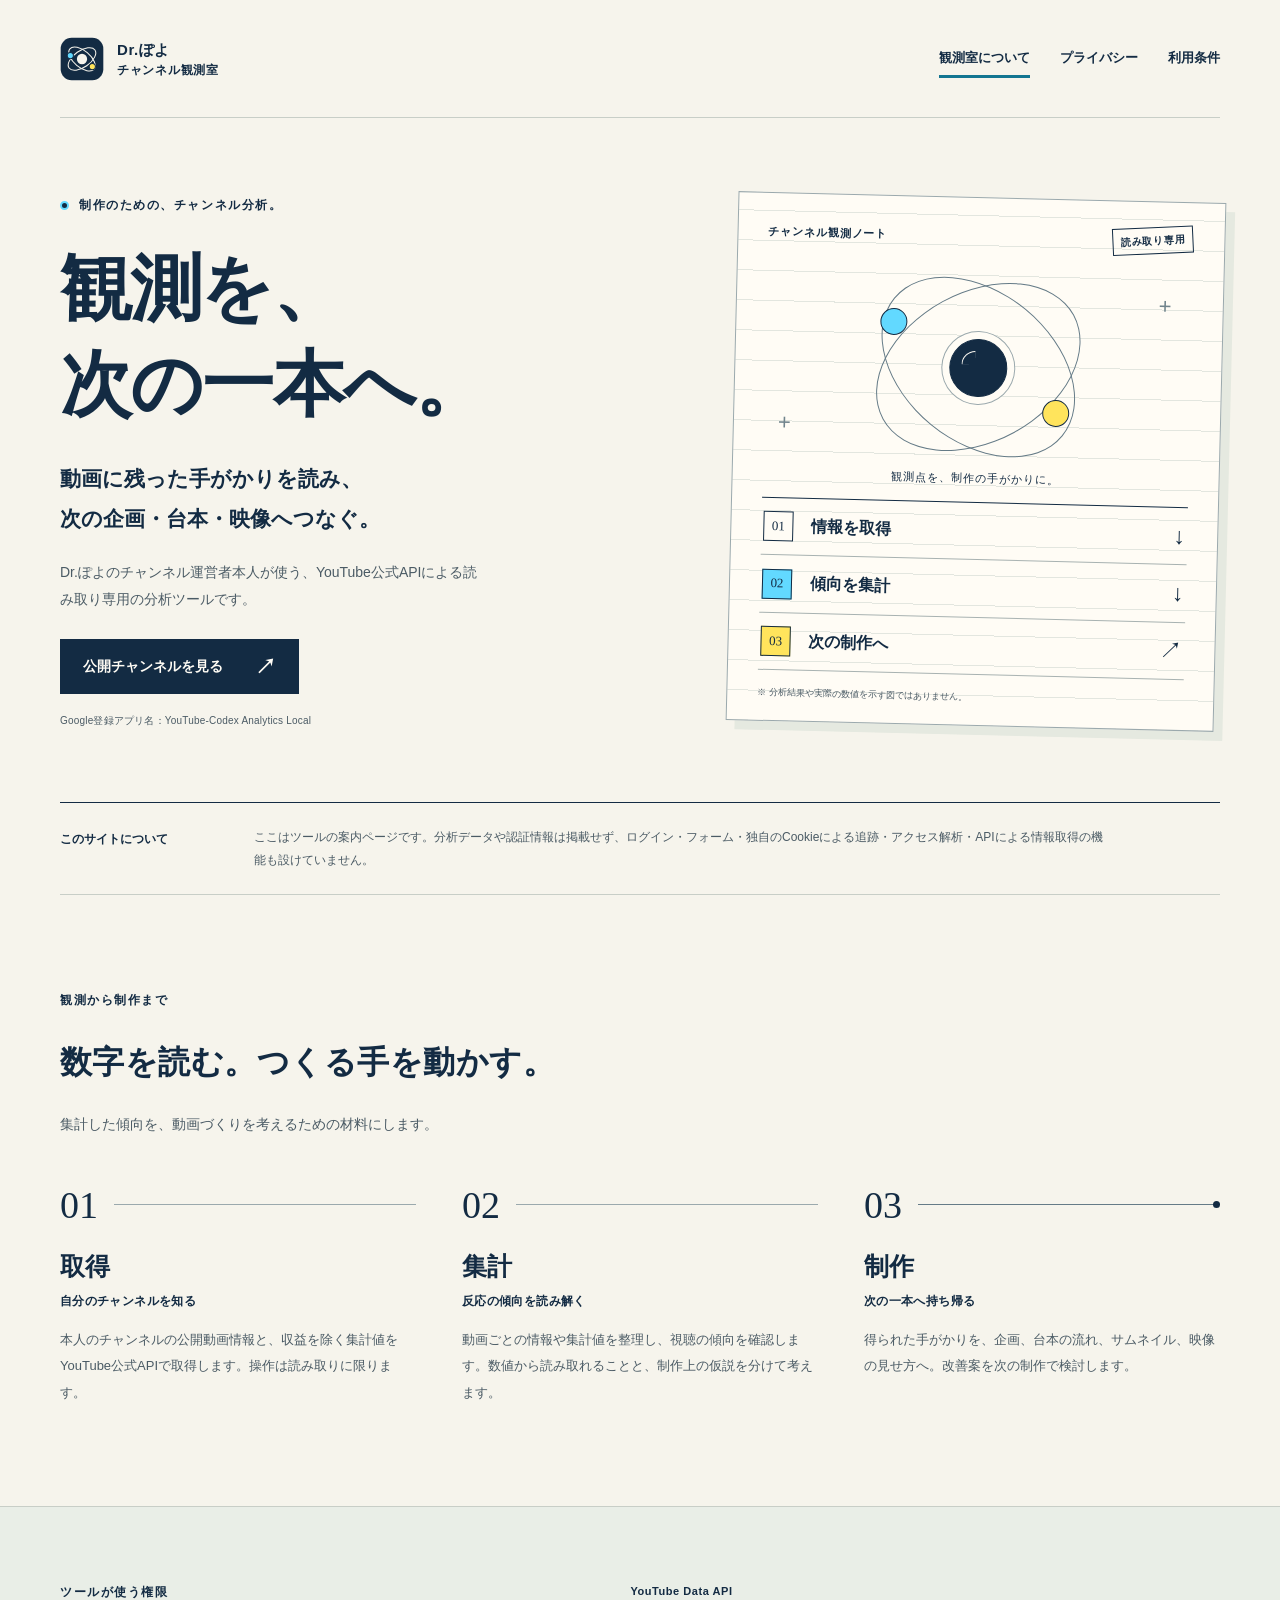
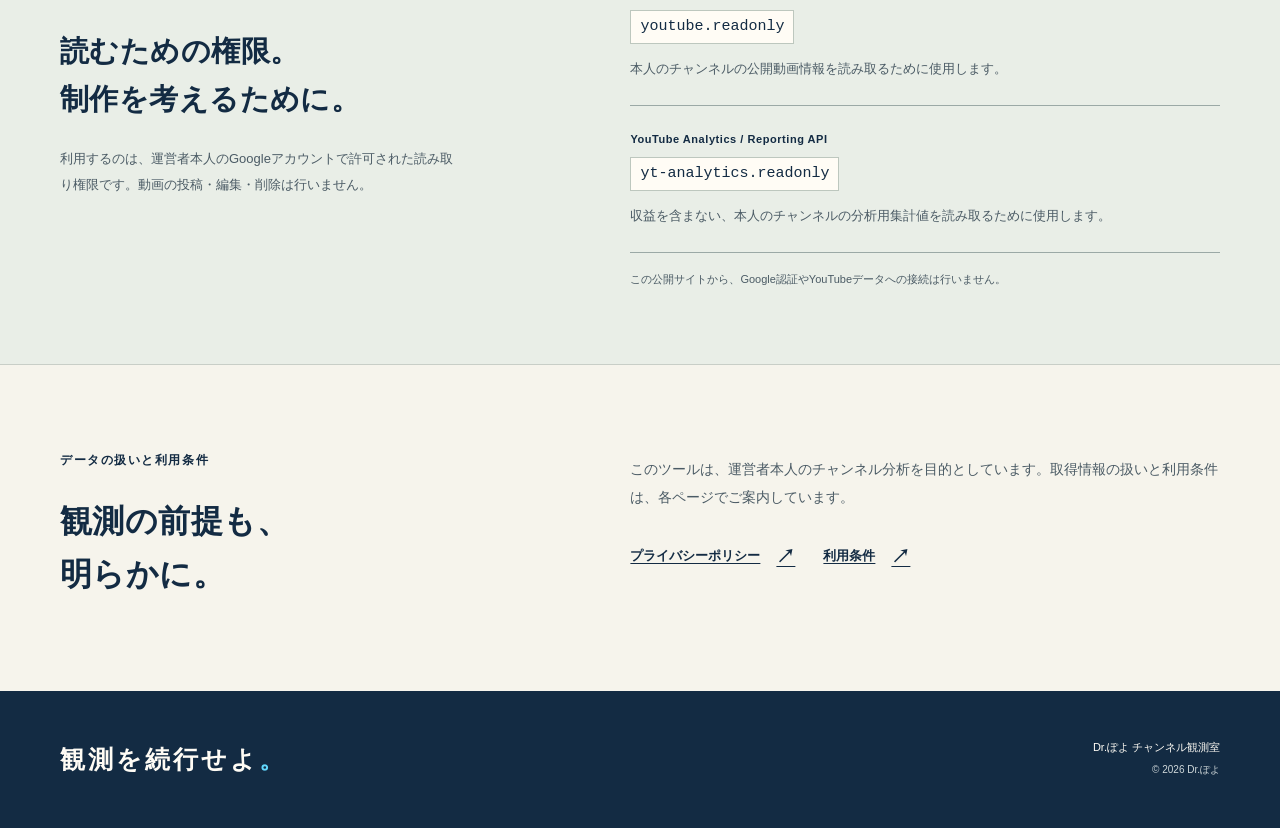
<file: index.html>
<!doctype html>
<html lang="ja">
<head>
  <meta charset="utf-8">
  <meta name="referrer" content="no-referrer">
  <meta http-equiv="Content-Security-Policy" content="default-src 'none'; style-src 'self'; img-src 'self'; script-src 'none'; connect-src 'none'; base-uri 'self'; form-action 'none'; object-src 'none'">
  <meta name="viewport" content="width=device-width, initial-scale=1">
  <meta name="theme-color" content="#f6f4ec">
  <meta name="description" content="Dr.ぽよのチャンネル運営者が、YouTube公式APIで公開動画情報と収益を除く集計値を読み取り、次の動画制作に生かす個人用ツールの案内サイトです。">
  <title>Dr.ぽよ チャンネル観測室</title>
  <link rel="icon" href="./assets/mark.svg" type="image/svg+xml">
  <link rel="stylesheet" href="./assets/styles.css">
</head>
<body>
  <a class="skip-link" href="#main">本文へ移動</a>
  <header class="site-header wrap">
    <a class="brand" href="./" aria-label="Dr.ぽよ チャンネル観測室 ホーム">
      <img class="brand-mark" src="./assets/mark.svg" alt="" width="44" height="44">
      <span class="brand-name">Dr.ぽよ<span>チャンネル観測室</span></span>
    </a>
    <nav class="nav" aria-label="メインナビゲーション">
      <a href="./" aria-current="page">観測室について</a>
      <a href="./privacy/">プライバシー</a>
      <a href="./terms/">利用条件</a>
    </nav>
  </header>

  <main id="main" tabindex="-1">
    <section class="hero wrap" aria-labelledby="hero-title">
      <div class="hero-copy">
        <p class="eyebrow"><span class="status-dot" aria-hidden="true"></span>制作のための、チャンネル分析。</p>
        <h1 id="hero-title">観測を、<br>次の一本へ。</h1>
        <p class="hero-intro">動画に残った手がかりを読み、<br class="desktop-break">次の企画・台本・映像へつなぐ。</p>
        <p class="hero-detail">Dr.ぽよのチャンネル運営者本人が使う、YouTube公式APIによる読み取り専用の分析ツールです。</p>
        <a class="button" href="https://www.youtube.com/channel/UCHcgoeh7hFinvAnm8otYxOw" target="_blank" rel="noopener noreferrer">公開チャンネルを見る<span aria-hidden="true">↗</span><span class="visually-hidden">（新しいタブで開きます）</span></a>
        <p class="app-identity">Google登録アプリ名：<br><span lang="en">YouTube-Codex Analytics Local</span></p>
      </div>

      <div class="observation-sheet" aria-label="動画の観測から次の制作へ進む流れ">
        <div class="sheet-heading"><span>チャンネル観測ノート</span><span class="sheet-stamp">読み取り専用</span></div>
        <div class="sheet-illustration" aria-hidden="true">
          <div class="orbit orbit-one"></div>
          <div class="orbit orbit-two"></div>
          <div class="orbit-core"></div>
          <span class="orbit-satellite satellite-blue"></span>
          <span class="orbit-satellite satellite-yellow"></span>
          <span class="crosshair crosshair-one">+</span>
          <span class="crosshair crosshair-two">+</span>
          <span class="figure-label">観測点を、制作の手がかりに。</span>
        </div>
        <ol class="sheet-flow">
          <li><span class="sheet-number">01</span><span>情報を取得</span><span class="flow-arrow" aria-hidden="true">↓</span></li>
          <li><span class="sheet-number">02</span><span>傾向を集計</span><span class="flow-arrow" aria-hidden="true">↓</span></li>
          <li><span class="sheet-number">03</span><span>次の制作へ</span><span class="sheet-end" aria-hidden="true">↗</span></li>
        </ol>
        <p class="sheet-footnote">※ 分析結果や実際の数値を示す図ではありません。</p>
      </div>
    </section>

    <div class="site-notice wrap">
      <span class="notice-label">このサイトについて</span>
      <p>ここはツールの案内ページです。分析データや認証情報は掲載せず、ログイン・フォーム・独自のCookieによる追跡・アクセス解析・APIによる情報取得の機能も設けていません。</p>
    </div>

    <section class="process-section wrap" aria-labelledby="process-title">
      <div class="section-heading">
        <p class="eyebrow">観測から制作まで</p>
        <h2 id="process-title">数字を読む。<br class="mobile-break">つくる手を動かす。</h2>
        <p>集計した傾向を、動画づくりを考えるための材料にします。</p>
      </div>
      <ol class="process-list">
        <li>
          <div class="process-top"><span class="process-number">01</span><span class="process-line" aria-hidden="true"></span></div>
          <h3>取得<span>自分のチャンネルを知る</span></h3>
          <p>本人のチャンネルの公開動画情報と、収益を除く集計値をYouTube公式APIで取得します。操作は読み取りに限ります。</p>
        </li>
        <li>
          <div class="process-top"><span class="process-number">02</span><span class="process-line" aria-hidden="true"></span></div>
          <h3>集計<span>反応の傾向を読み解く</span></h3>
          <p>動画ごとの情報や集計値を整理し、視聴の傾向を確認します。数値から読み取れることと、制作上の仮説を分けて考えます。</p>
        </li>
        <li>
          <div class="process-top"><span class="process-number">03</span><span class="process-line" aria-hidden="true"></span></div>
          <h3>制作<span>次の一本へ持ち帰る</span></h3>
          <p>得られた手がかりを、企画、台本の流れ、サムネイル、映像の見せ方へ。改善案を次の制作で検討します。</p>
        </li>
      </ol>
    </section>

    <section class="permissions-section" aria-labelledby="permissions-title">
      <div class="wrap permissions-grid">
        <div class="permissions-intro">
          <p class="eyebrow">ツールが使う権限</p>
          <h2 id="permissions-title">読むための権限。<br>制作を考えるために。</h2>
          <p>利用するのは、運営者本人のGoogleアカウントで許可された読み取り権限です。動画の投稿・編集・削除は行いません。</p>
        </div>
        <div class="permission-details">
          <dl class="scope-list">
            <div>
              <dt><span class="scope-tag">YouTube Data API</span><code>youtube.readonly</code></dt>
              <dd>本人のチャンネルの公開動画情報を読み取るために使用します。</dd>
            </div>
            <div>
              <dt><span class="scope-tag">YouTube Analytics / Reporting API</span><code>yt-analytics.readonly</code></dt>
              <dd>収益を含まない、本人のチャンネルの分析用集計値を読み取るために使用します。</dd>
            </div>
          </dl>
          <p class="permission-note">この公開サイトから、Google認証やYouTubeデータへの接続は行いません。</p>
        </div>
      </div>
    </section>

    <section class="closing-section wrap" aria-labelledby="closing-title">
      <div>
        <p class="eyebrow">データの扱いと利用条件</p>
        <h2 id="closing-title">観測の前提も、<br>明らかに。</h2>
      </div>
      <div class="closing-copy">
        <p>このツールは、運営者本人のチャンネル分析を目的としています。取得情報の扱いと利用条件は、各ページでご案内しています。</p>
        <div class="closing-links">
          <a class="text-link" href="./privacy/">プライバシーポリシー<span aria-hidden="true">↗</span></a>
          <a class="text-link" href="./terms/">利用条件<span aria-hidden="true">↗</span></a>
        </div>
      </div>
    </section>
  </main>

  <footer class="site-footer">
    <div class="wrap footer-inner">
      <p class="footer-motto">観測を続行せよ<span aria-hidden="true">。</span></p>
      <div class="footer-details"><p>Dr.ぽよ チャンネル観測室</p><p class="copyright">© 2026 Dr.ぽよ</p></div>
    </div>
  </footer>
</body>
</html>
</file>
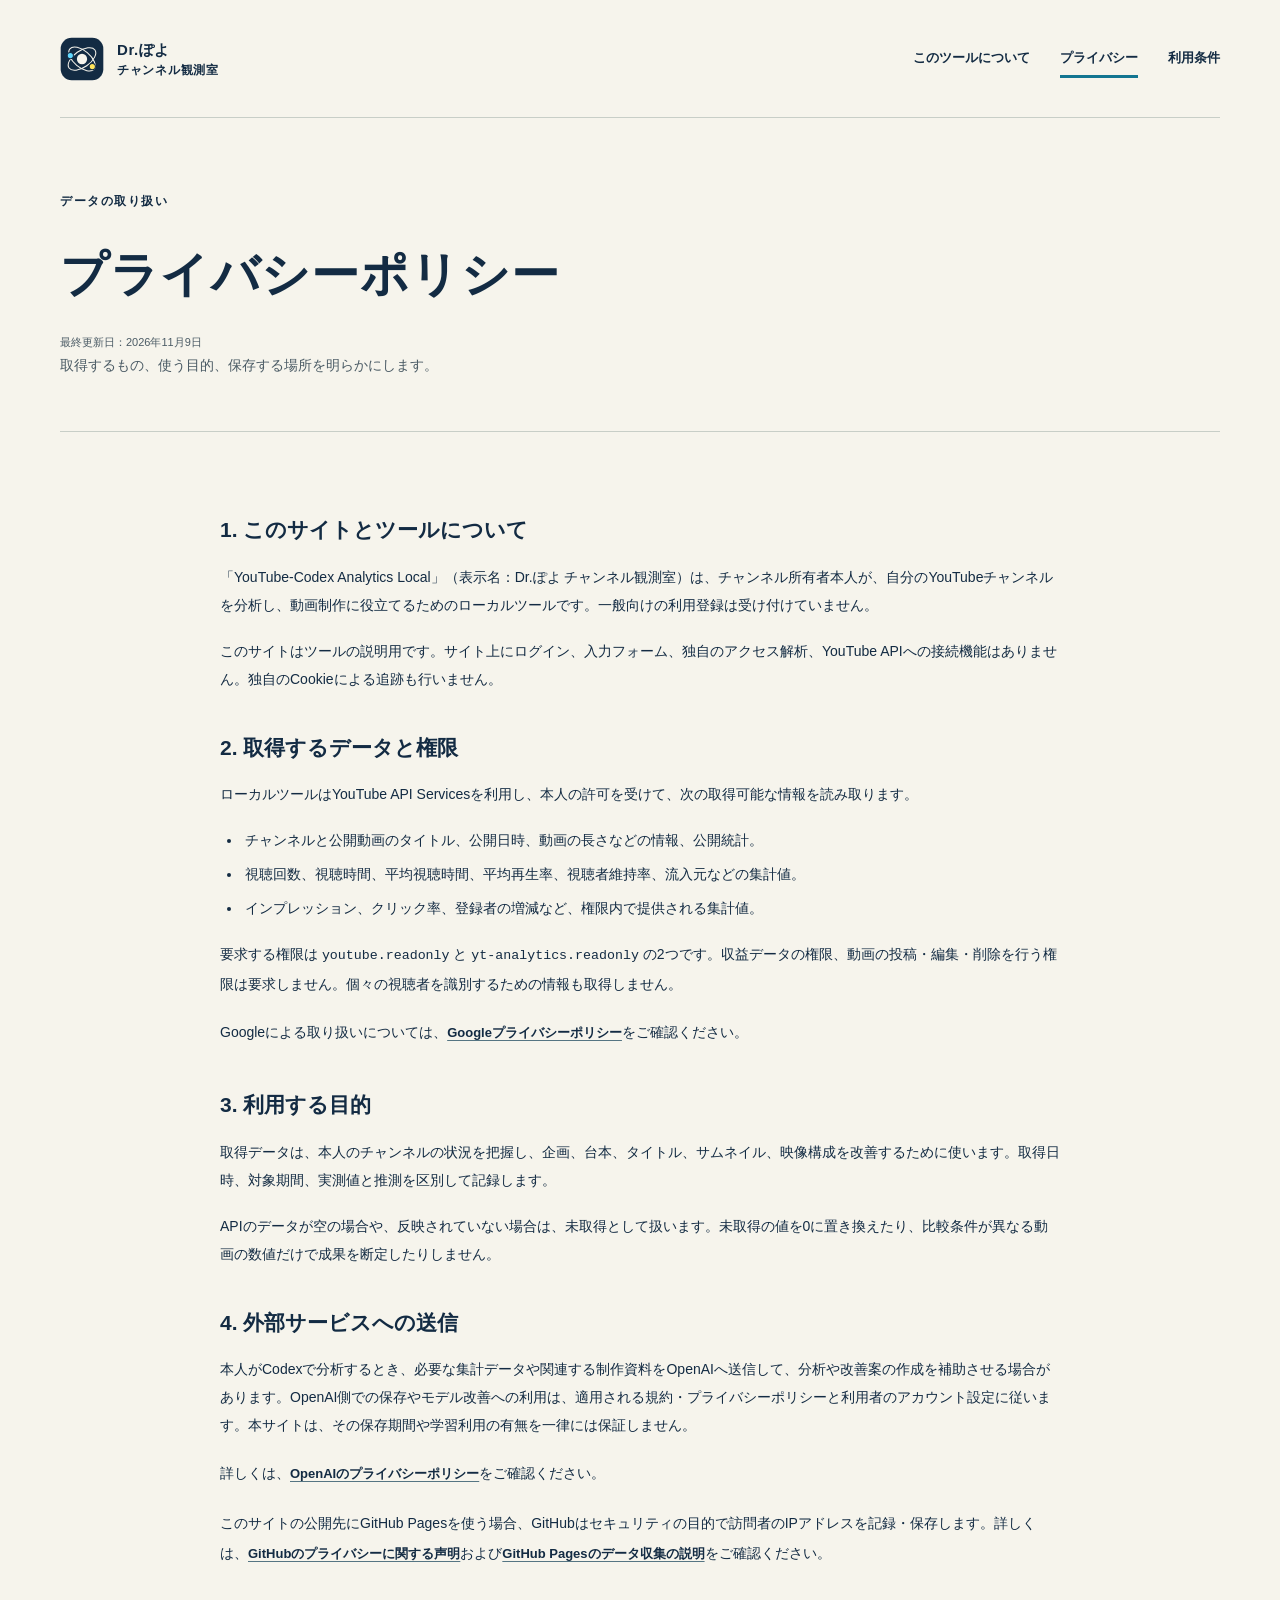
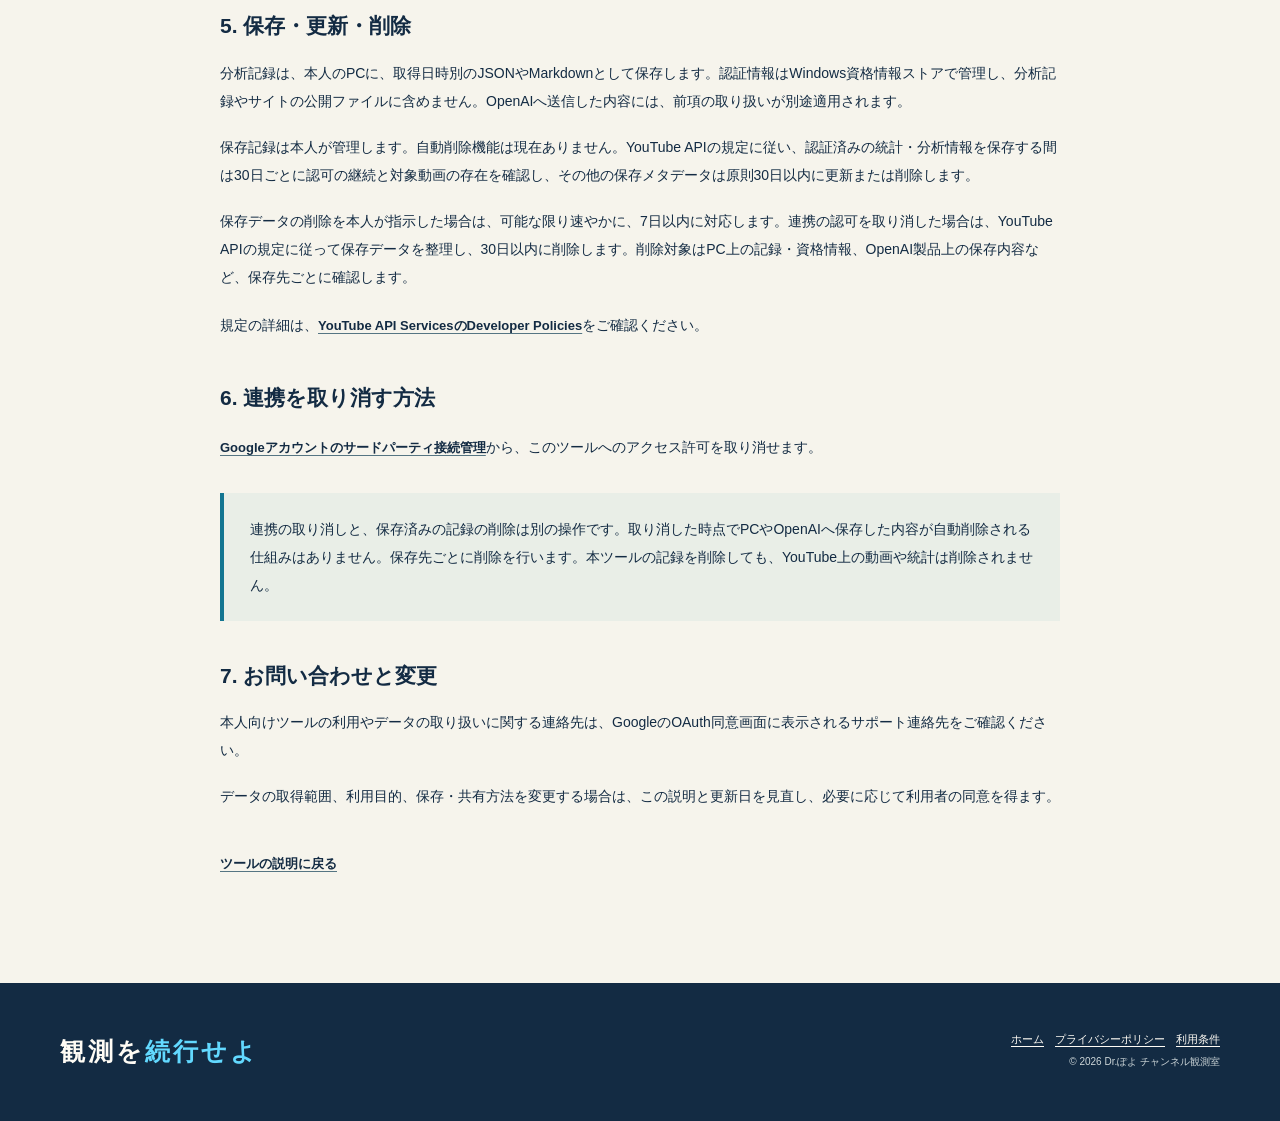
<file: privacy/index.html>
<!doctype html>
<html lang="ja">
<head>
  <meta charset="utf-8">
  <meta name="viewport" content="width=device-width, initial-scale=1">
  <meta name="description" content="Dr.ぽよ チャンネル観測室のデータ取得、利用目的、保存、外部サービス、連携の取り消しについて。">
  <meta name="referrer" content="no-referrer">
  <meta http-equiv="Content-Security-Policy" content="default-src 'none'; style-src 'self'; img-src 'self'; script-src 'none'; connect-src 'none'; base-uri 'self'; form-action 'none'; object-src 'none'">
  <title>プライバシーポリシー | Dr.ぽよ チャンネル観測室</title>
  <link rel="icon" type="image/svg+xml" href="../assets/mark.svg">
  <link rel="stylesheet" href="../assets/styles.css">
</head>
<body>
  <a class="skip-link" href="#main">本文へ移動</a>
  <header class="site-header wrap">
      <a class="brand" href="../" aria-label="チャンネル観測室のホーム">
        <img class="brand-mark" src="../assets/mark.svg" alt="" width="42" height="42">
        <span class="brand-name">Dr.ぽよ<span>チャンネル観測室</span></span>
      </a>
      <nav class="nav" aria-label="メインナビゲーション">
        <a href="../">このツールについて</a>
        <a href="./" aria-current="page">プライバシー</a>
        <a href="../terms/">利用条件</a>
      </nav>
  </header>
  <main id="main" tabindex="-1">
    <div class="legal-hero wrap">
      <p class="eyebrow">データの取り扱い</p>
      <h1>プライバシーポリシー</h1>
      <p class="page-meta">最終更新日：<time datetime="2026-11-09">2026年11月9日</time></p>
      <p>取得するもの、使う目的、保存する場所を明らかにします。</p>
    </div>
    <article class="legal-copy wrap">
      <section aria-labelledby="purpose">
        <h2 id="purpose">1. このサイトとツールについて</h2>
        <p>「YouTube-Codex Analytics Local」（表示名：Dr.ぽよ チャンネル観測室）は、チャンネル所有者本人が、自分のYouTubeチャンネルを分析し、動画制作に役立てるためのローカルツールです。一般向けの利用登録は受け付けていません。</p>
        <p>このサイトはツールの説明用です。サイト上にログイン、入力フォーム、独自のアクセス解析、YouTube APIへの接続機能はありません。独自のCookieによる追跡も行いません。</p>
      </section>
      <section aria-labelledby="collected">
        <h2 id="collected">2. 取得するデータと権限</h2>
        <p>ローカルツールはYouTube API Servicesを利用し、本人の許可を受けて、次の取得可能な情報を読み取ります。</p>
        <ul>
          <li>チャンネルと公開動画のタイトル、公開日時、動画の長さなどの情報、公開統計。</li>
          <li>視聴回数、視聴時間、平均視聴時間、平均再生率、視聴者維持率、流入元などの集計値。</li>
          <li>インプレッション、クリック率、登録者の増減など、権限内で提供される集計値。</li>
        </ul>
        <p>要求する権限は <code>youtube.readonly</code> と <code>yt-analytics.readonly</code> の2つです。収益データの権限、動画の投稿・編集・削除を行う権限は要求しません。個々の視聴者を識別するための情報も取得しません。</p>
        <p>Googleによる取り扱いについては、<a class="text-link" href="https://policies.google.com/privacy?hl=ja" target="_blank" rel="noopener noreferrer">Googleプライバシーポリシー</a>をご確認ください。</p>
      </section>
      <section aria-labelledby="use">
        <h2 id="use">3. 利用する目的</h2>
        <p>取得データは、本人のチャンネルの状況を把握し、企画、台本、タイトル、サムネイル、映像構成を改善するために使います。取得日時、対象期間、実測値と推測を区別して記録します。</p>
        <p>APIのデータが空の場合や、反映されていない場合は、未取得として扱います。未取得の値を0に置き換えたり、比較条件が異なる動画の数値だけで成果を断定したりしません。</p>
      </section>
      <section aria-labelledby="processors">
        <h2 id="processors">4. 外部サービスへの送信</h2>
        <p>本人がCodexで分析するとき、必要な集計データや関連する制作資料をOpenAIへ送信して、分析や改善案の作成を補助させる場合があります。OpenAI側での保存やモデル改善への利用は、適用される規約・プライバシーポリシーと利用者のアカウント設定に従います。本サイトは、その保存期間や学習利用の有無を一律には保証しません。</p>
        <p>詳しくは、<a class="text-link" href="https://openai.com/policies/privacy-policy/" target="_blank" rel="noopener noreferrer">OpenAIのプライバシーポリシー</a>をご確認ください。</p>
        <p>このサイトの公開先にGitHub Pagesを使う場合、GitHubはセキュリティの目的で訪問者のIPアドレスを記録・保存します。詳しくは、<a class="text-link" href="https://docs.github.com/ja/site-policy/privacy-policies/github-general-privacy-statement" target="_blank" rel="noopener noreferrer">GitHubのプライバシーに関する声明</a>および<a class="text-link" href="https://docs.github.com/en/pages/getting-started-with-github-pages/what-is-github-pages#data-collection" target="_blank" rel="noopener noreferrer">GitHub Pagesのデータ収集の説明</a>をご確認ください。</p>
      </section>
      <section aria-labelledby="storage">
        <h2 id="storage">5. 保存・更新・削除</h2>
        <p>分析記録は、本人のPCに、取得日時別のJSONやMarkdownとして保存します。認証情報はWindows資格情報ストアで管理し、分析記録やサイトの公開ファイルに含めません。OpenAIへ送信した内容には、前項の取り扱いが別途適用されます。</p>
        <p>保存記録は本人が管理します。自動削除機能は現在ありません。YouTube APIの規定に従い、認証済みの統計・分析情報を保存する間は30日ごとに認可の継続と対象動画の存在を確認し、その他の保存メタデータは原則30日以内に更新または削除します。</p>
        <p>保存データの削除を本人が指示した場合は、可能な限り速やかに、7日以内に対応します。連携の認可を取り消した場合は、YouTube APIの規定に従って保存データを整理し、30日以内に削除します。削除対象はPC上の記録・資格情報、OpenAI製品上の保存内容など、保存先ごとに確認します。</p>
        <p>規定の詳細は、<a class="text-link" href="https://developers.google.com/youtube/terms/developer-policies#e.-handling-youtube-data-and-content" target="_blank" rel="noopener noreferrer">YouTube API ServicesのDeveloper Policies</a>をご確認ください。</p>
      </section>
      <section aria-labelledby="revoke">
        <h2 id="revoke">6. 連携を取り消す方法</h2>
        <p><a class="text-link" href="https://myaccount.google.com/connections" target="_blank" rel="noopener noreferrer">Googleアカウントのサードパーティ接続管理</a>から、このツールへのアクセス許可を取り消せます。</p>
        <div class="callout"><p>連携の取り消しと、保存済みの記録の削除は別の操作です。取り消した時点でPCやOpenAIへ保存した内容が自動削除される仕組みはありません。保存先ごとに削除を行います。本ツールの記録を削除しても、YouTube上の動画や統計は削除されません。</p></div>
      </section>
      <section aria-labelledby="contact">
        <h2 id="contact">7. お問い合わせと変更</h2>
        <p>本人向けツールの利用やデータの取り扱いに関する連絡先は、GoogleのOAuth同意画面に表示されるサポート連絡先をご確認ください。</p>
        <p>データの取得範囲、利用目的、保存・共有方法を変更する場合は、この説明と更新日を見直し、必要に応じて利用者の同意を得ます。</p>
      </section>
      <p><a class="text-link" href="../">ツールの説明に戻る</a></p>
    </article>
  </main>
  <footer class="site-footer"><div class="wrap footer-inner"><p class="footer-motto">観測を<span>続行せよ</span></p><div class="footer-details"><p><a href="../">ホーム</a>　<a href="../privacy/">プライバシーポリシー</a>　<a href="../terms/">利用条件</a></p><p class="copyright">© 2026 Dr.ぽよ チャンネル観測室</p></div></div></footer>
</body>
</html>
</file>
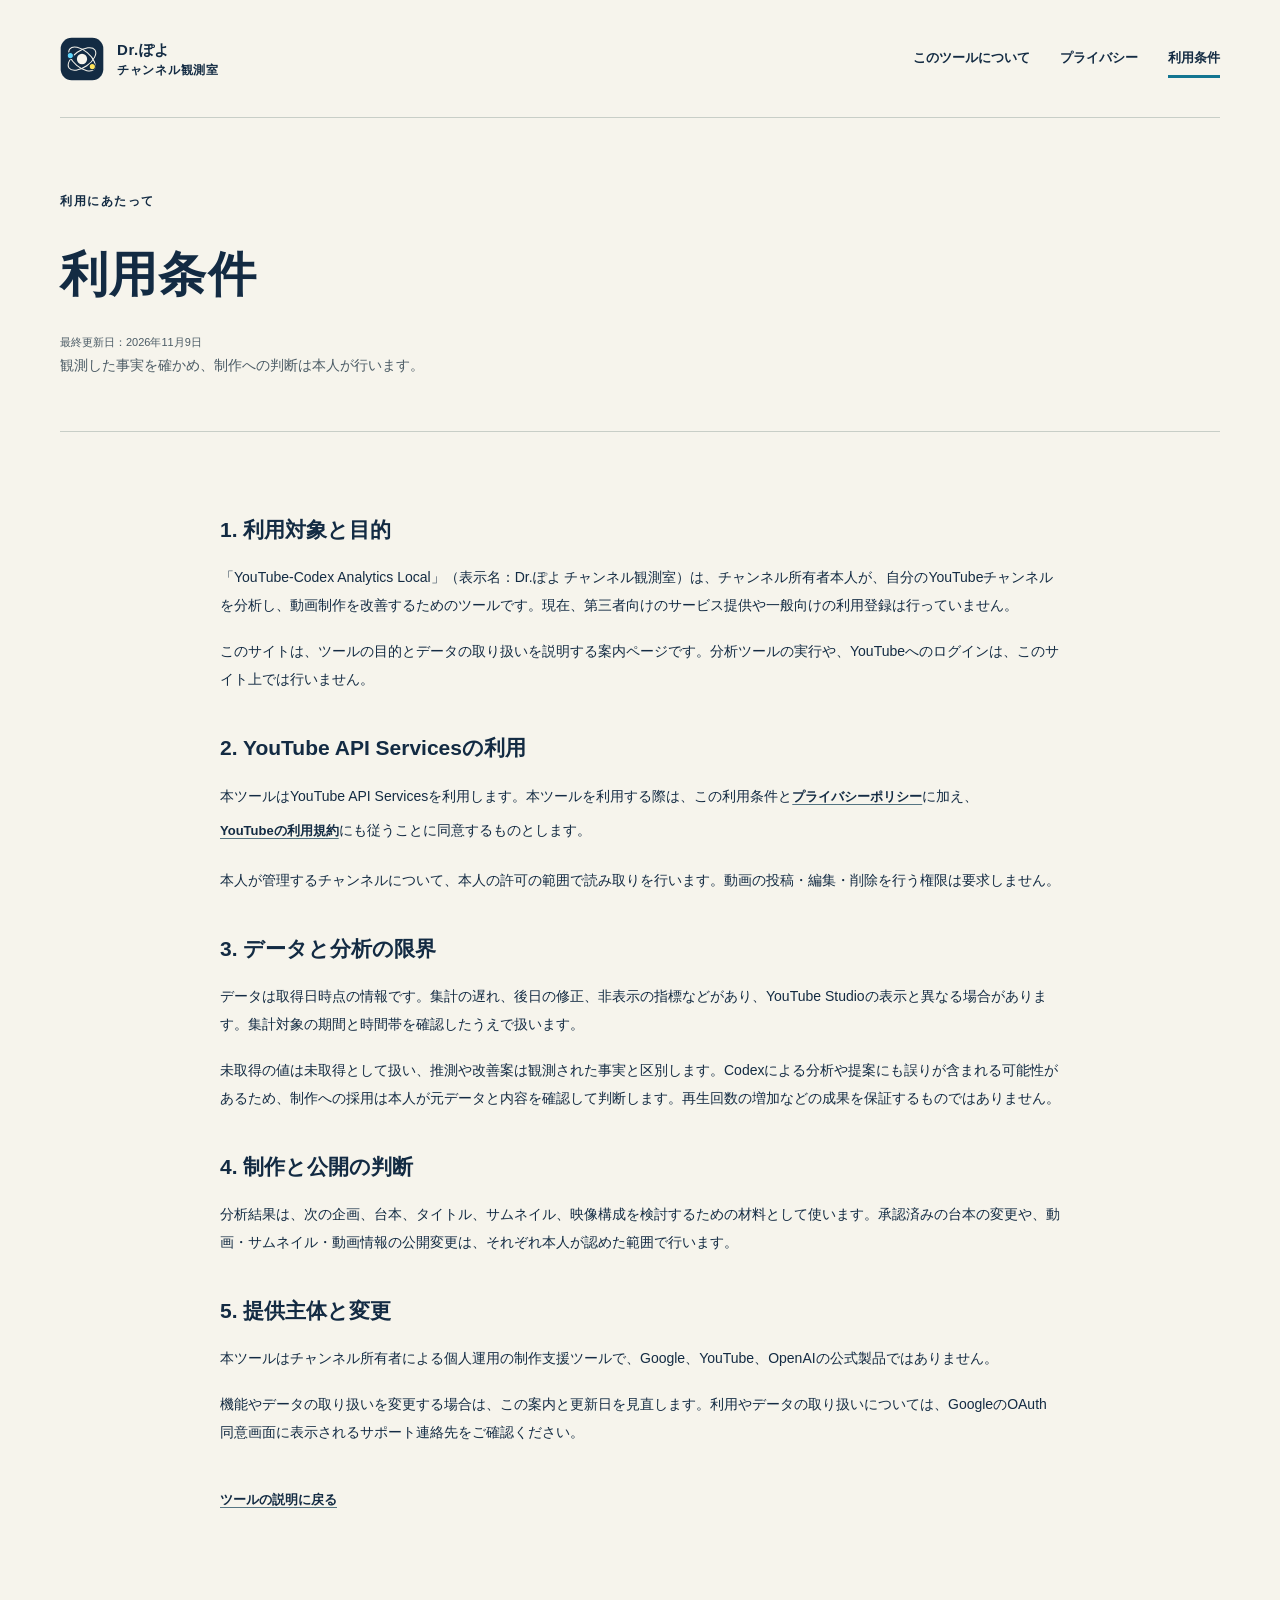
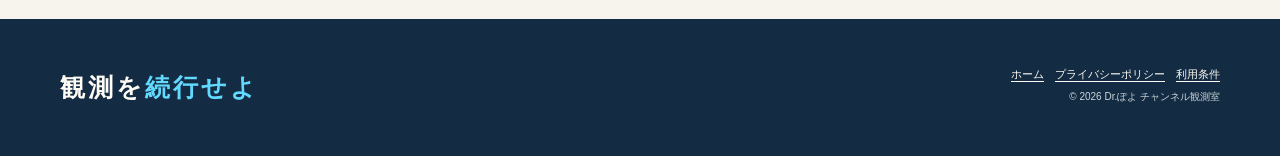
<file: terms/index.html>
<!doctype html>
<html lang="ja">
<head>
  <meta charset="utf-8">
  <meta name="viewport" content="width=device-width, initial-scale=1">
  <meta name="description" content="Dr.ぽよ チャンネル観測室の利用対象、YouTube APIの利用、データの限界と制作判断について。">
  <meta name="referrer" content="no-referrer">
  <meta http-equiv="Content-Security-Policy" content="default-src 'none'; style-src 'self'; img-src 'self'; script-src 'none'; connect-src 'none'; base-uri 'self'; form-action 'none'; object-src 'none'">
  <title>利用条件 | Dr.ぽよ チャンネル観測室</title>
  <link rel="icon" type="image/svg+xml" href="../assets/mark.svg">
  <link rel="stylesheet" href="../assets/styles.css">
</head>
<body>
  <a class="skip-link" href="#main">本文へ移動</a>
  <header class="site-header wrap"><a class="brand" href="../" aria-label="チャンネル観測室のホーム"><img class="brand-mark" src="../assets/mark.svg" alt="" width="42" height="42"><span class="brand-name">Dr.ぽよ<span>チャンネル観測室</span></span></a><nav class="nav" aria-label="メインナビゲーション"><a href="../">このツールについて</a><a href="../privacy/">プライバシー</a><a href="./" aria-current="page">利用条件</a></nav></header>
  <main id="main" tabindex="-1">
    <div class="legal-hero wrap"><p class="eyebrow">利用にあたって</p><h1>利用条件</h1><p class="page-meta">最終更新日：<time datetime="2026-11-09">2026年11月9日</time></p><p>観測した事実を確かめ、制作への判断は本人が行います。</p></div>
    <article class="legal-copy wrap">
      <section aria-labelledby="scope"><h2 id="scope">1. 利用対象と目的</h2><p>「YouTube-Codex Analytics Local」（表示名：Dr.ぽよ チャンネル観測室）は、チャンネル所有者本人が、自分のYouTubeチャンネルを分析し、動画制作を改善するためのツールです。現在、第三者向けのサービス提供や一般向けの利用登録は行っていません。</p><p>このサイトは、ツールの目的とデータの取り扱いを説明する案内ページです。分析ツールの実行や、YouTubeへのログインは、このサイト上では行いません。</p></section>
      <section aria-labelledby="youtube"><h2 id="youtube">2. YouTube API Servicesの利用</h2><p>本ツールはYouTube API Servicesを利用します。本ツールを利用する際は、この利用条件と<a class="text-link" href="../privacy/">プライバシーポリシー</a>に加え、<a class="text-link" href="https://www.youtube.com/t/terms?hl=ja" target="_blank" rel="noopener noreferrer">YouTubeの利用規約</a>にも従うことに同意するものとします。</p><p>本人が管理するチャンネルについて、本人の許可の範囲で読み取りを行います。動画の投稿・編集・削除を行う権限は要求しません。</p></section>
      <section aria-labelledby="accuracy"><h2 id="accuracy">3. データと分析の限界</h2><p>データは取得日時点の情報です。集計の遅れ、後日の修正、非表示の指標などがあり、YouTube Studioの表示と異なる場合があります。集計対象の期間と時間帯を確認したうえで扱います。</p><p>未取得の値は未取得として扱い、推測や改善案は観測された事実と区別します。Codexによる分析や提案にも誤りが含まれる可能性があるため、制作への採用は本人が元データと内容を確認して判断します。再生回数の増加などの成果を保証するものではありません。</p></section>
      <section aria-labelledby="control"><h2 id="control">4. 制作と公開の判断</h2><p>分析結果は、次の企画、台本、タイトル、サムネイル、映像構成を検討するための材料として使います。承認済みの台本の変更や、動画・サムネイル・動画情報の公開変更は、それぞれ本人が認めた範囲で行います。</p></section>
      <section aria-labelledby="independent"><h2 id="independent">5. 提供主体と変更</h2><p>本ツールはチャンネル所有者による個人運用の制作支援ツールで、Google、YouTube、OpenAIの公式製品ではありません。</p><p>機能やデータの取り扱いを変更する場合は、この案内と更新日を見直します。利用やデータの取り扱いについては、GoogleのOAuth同意画面に表示されるサポート連絡先をご確認ください。</p></section>
      <p><a class="text-link" href="../">ツールの説明に戻る</a></p>
    </article>
  </main>
  <footer class="site-footer"><div class="wrap footer-inner"><p class="footer-motto">観測を<span>続行せよ</span></p><div class="footer-details"><p><a href="../">ホーム</a>　<a href="../privacy/">プライバシーポリシー</a>　<a href="../terms/">利用条件</a></p><p class="copyright">© 2026 Dr.ぽよ チャンネル観測室</p></div></div></footer>
</body>
</html>
</file>
<file: assets/styles.css>
@charset "UTF-8";

:root {
  color-scheme: light;
  --paper: #f6f4ec;
  --paper-light: #fffcf5;
  --ink: #132b43;
  --muted: #4b5b65;
  --rule: #c8cec7;
  --blue: #62d9ff;
  --yellow: #ffe45c;
  --serif: "Yu Mincho", "Hiragino Mincho ProN", "MS PMincho", serif;
  --sans: "Yu Gothic", "Hiragino Kaku Gothic ProN", "Meiryo", sans-serif;
}

* { box-sizing: border-box; }
html { scroll-behavior: smooth; }
body { margin: 0; background: var(--paper); color: var(--ink); font-family: var(--sans); font-size: 16px; line-height: 1.9; -webkit-text-size-adjust: 100%; }
img { display: block; max-width: 100%; }
a { color: inherit; text-underline-offset: .25em; text-decoration-thickness: 1px; }
a:hover { text-decoration-thickness: 2px; }
a:focus-visible, button:focus-visible, [tabindex]:focus-visible { outline: 3px solid #087da2; outline-offset: 6px; }
h1, h2, h3, p { margin-top: 0; }
::selection { background: var(--yellow); color: var(--ink); }
.wrap { width: min(1160px, calc(100% - 80px)); margin-inline: auto; }
.visually-hidden { position: absolute; width: 1px; height: 1px; padding: 0; margin: -1px; overflow: hidden; clip-path: inset(50%); white-space: nowrap; border: 0; }
.skip-link { position: fixed; top: 12px; left: 16px; z-index: 20; padding: 10px 18px; transform: translateY(-180%); background: var(--ink); color: white; font-weight: 700; }
.skip-link:focus { transform: translateY(0); }
.site-header { display: flex; justify-content: space-between; align-items: center; gap: 32px; min-height: 118px; border-bottom: 1px solid var(--rule); }
.brand { display: inline-flex; align-items: center; flex-shrink: 0; gap: 13px; color: var(--ink); text-decoration: none; }
.brand-mark { width: 44px; height: 44px; }
.brand-name { display: block; font-size: 15px; line-height: 1.55; font-weight: 800; letter-spacing: .04em; }
.brand-name > span { display: block; font-size: 12px; font-weight: 600; letter-spacing: .06em; }
.nav { display: flex; flex-wrap: wrap; align-items: center; gap: 30px; font-size: 13px; font-weight: 700; }
.nav a { display: inline-block; position: relative; padding-block: 12px; text-decoration: none; }
.nav a[aria-current="page"]::after, .nav a:hover::after { position: absolute; bottom: 5px; left: 0; width: 100%; height: 3px; background: var(--ink); content: ""; }
.nav a[aria-current="page"]::after { background: #137591; }
.hero { display: grid; grid-template-columns: 1.08fr .92fr; align-items: center; gap: 72px; padding-block: 76px 72px; }
.eyebrow { display: flex; align-items: center; gap: 10px; margin-bottom: 24px; font-size: 12px; font-weight: 700; letter-spacing: .13em; }
.status-dot { width: 9px; height: 9px; background: var(--ink); border: 2px solid var(--blue); border-radius: 50%; box-shadow: 0 0 0 3px var(--paper); }
.hero h1 { margin-bottom: 26px; font-family: var(--serif); font-size: clamp(48px, 5.6vw, 78px); line-height: 1.34; letter-spacing: -.025em; font-weight: 700; }
.hero-intro { margin-bottom: 20px; font-size: 21px; font-weight: 700; line-height: 1.9; }
.hero-detail { max-width: 420px; margin-bottom: 26px; color: var(--muted); font-size: 14px; line-height: 1.95; }
.button { display: inline-flex; align-items: center; justify-content: space-between; gap: 32px; min-height: 54px; padding: 13px 22px; background: var(--ink); color: var(--paper-light); border: 1px solid var(--ink); font-size: 14px; font-weight: 700; text-decoration: none; transition: background-color .18s ease, color .18s ease; }
.button:hover { background: var(--blue); color: var(--ink); }
.button > span[aria-hidden] { font-size: 21px; line-height: 1; }
.app-identity { margin-top: 18px; margin-bottom: 0; color: var(--muted); font-size: 10px; line-height: 1.8; letter-spacing: .02em; }
.app-identity br { display: none; }
.observation-sheet { position: relative; padding: 25px 30px 20px; border: 1px solid #9ba9ad; background-color: var(--paper-light); background-image: repeating-linear-gradient(0deg, transparent, transparent 29px, #e3e6df 29px, #e3e6df 30px); box-shadow: 9px 9px 0 #e5e9e0; transform: rotate(1.4deg); }
.sheet-heading { display: flex; justify-content: space-between; align-items: center; gap: 12px; font-size: 11px; font-weight: 700; letter-spacing: .08em; }
.sheet-stamp { padding: 3px 7px; border: 1px solid var(--ink); font-size: 10px; white-space: nowrap; transform: rotate(-4deg); }
.sheet-illustration { position: relative; height: 252px; }
.orbit { position: absolute; top: 42px; left: 50%; width: 218px; height: 150px; border: 1px solid #657b87; border-radius: 50%; transform: translateX(-50%) rotate(-30deg); }
.orbit-two { transform: translateX(-50%) rotate(38deg); }
.orbit-core { position: absolute; top: 89px; left: 50%; width: 58px; height: 58px; border: 1px solid var(--ink); border-radius: 50%; background: var(--ink); transform: translateX(-50%); box-shadow: 0 0 0 7px var(--paper-light), 0 0 0 8px #9ba9ad; }
.orbit-core::after { position: absolute; top: 11px; left: 11px; width: 13px; height: 13px; border-top: 1px solid var(--paper-light); border-left: 1px solid var(--paper-light); border-radius: 100% 0 0; content: ""; }
.orbit-satellite { position: absolute; width: 27px; height: 27px; border: 1px solid var(--ink); border-radius: 50%; }
.satellite-blue { top: 60px; left: calc(50% - 99px); background: var(--blue); }
.satellite-yellow { top: 148px; left: calc(50% + 65px); background: var(--yellow); }
.crosshair { position: absolute; color: #71848c; font-size: 22px; font-weight: 400; }
.crosshair-one { top: 31px; right: 21px; }
.crosshair-two { left: 14px; bottom: 54px; }
.figure-label { position: absolute; bottom: 13px; width: 100%; text-align: center; font-size: 11px; letter-spacing: .09em; }
.sheet-flow { padding: 0; margin: 0; list-style: none; border-top: 1px solid var(--ink); }
.sheet-flow li { display: flex; align-items: center; gap: 18px; padding: 13px 2px; border-bottom: 1px solid #a8b2b1; font-size: 16px; font-weight: 700; }
.sheet-number { display: inline-flex; align-items: center; justify-content: center; width: 30px; height: 30px; border: 1px solid var(--ink); background: var(--paper-light); font-family: Georgia, serif; font-size: 13px; font-weight: 400; }
.sheet-flow li:nth-child(2) .sheet-number { background: var(--blue); }
.sheet-flow li:nth-child(3) .sheet-number { background: var(--yellow); }
.flow-arrow, .sheet-end { margin-left: auto; font-size: 23px; line-height: 1; font-weight: 400; }
.sheet-footnote { margin: 14px 0 0; color: var(--muted); font-size: 9px; line-height: 1.8; }
.site-notice { display: grid; grid-template-columns: 170px 1fr; align-items: start; gap: 24px; padding-block: 23px; border-top: 1px solid var(--ink); border-bottom: 1px solid var(--rule); }
.notice-label { padding-top: 2px; font-size: 12px; font-weight: 800; }
.site-notice p { max-width: 850px; margin: 0; font-size: 12px; line-height: 1.9; color: var(--muted); }
.process-section { padding-block: 94px 100px; }
.section-heading h2, .permissions-intro h2, .closing-section h2 { margin-bottom: 22px; font-family: var(--serif); font-size: 32px; font-weight: 700; letter-spacing: .015em; line-height: 1.65; }
.section-heading > p:last-child { color: var(--muted); font-size: 14px; }
.mobile-break { display: none; }
.process-list { display: grid; grid-template-columns: repeat(3, minmax(0, 1fr)); gap: 46px; padding: 0; margin: 48px 0 0; list-style: none; }
.process-top { display: flex; align-items: center; gap: 16px; margin-bottom: 21px; }
.process-number { font-family: Georgia, serif; font-size: 38px; line-height: 1; }
.process-line { flex: 1; height: 1px; background: #9ba9ad; }
.process-list li:last-child .process-line { position: relative; background: #657b87; }
.process-list li:last-child .process-line::after { position: absolute; top: -3px; right: 0; width: 7px; height: 7px; background: var(--ink); border-radius: 50%; content: ""; }
.process-list h3 { margin-bottom: 15px; font-size: 25px; line-height: 1.7; }
.process-list h3 > span { display: block; margin-top: 4px; font-size: 12px; font-weight: 700; letter-spacing: .03em; }
.process-list p { margin-bottom: 0; color: var(--muted); font-size: 13px; line-height: 2.05; }
.permissions-section { padding-block: 74px; border-top: 1px solid var(--rule); border-bottom: 1px solid var(--rule); background: #e9eee7; }
.permissions-grid { display: grid; grid-template-columns: .9fr 1.1fr; gap: 88px; }
.permissions-intro h2 { font-size: 29px; }
.permissions-intro > p:last-child { max-width: 400px; margin-bottom: 0; color: var(--muted); font-size: 13px; line-height: 2; }
.scope-list { margin: 0; }
.scope-list > div { padding-block: 23px; border-top: 1px solid #9ba9a6; }
.scope-list > div:first-child { padding-top: 0; border-top: 0; }
.scope-list > div:last-child { border-bottom: 1px solid #9ba9a6; }
.scope-list dt { display: flex; flex-direction: column; align-items: flex-start; gap: 8px; }
.scope-tag { font-size: 11px; font-weight: 700; letter-spacing: .05em; }
.scope-list code { padding: 3px 9px; background: var(--paper-light); border: 1px solid #bdc7be; font-family: "Consolas", "Courier New", monospace; font-size: 15px; line-height: 1.7; overflow-wrap: anywhere; }
.scope-list dd { margin: 13px 0 0; color: var(--muted); font-size: 13px; line-height: 1.9; }
.permission-note { margin: 16px 0 0; color: var(--muted); font-size: 11px; line-height: 1.9; }
.closing-section { display: grid; grid-template-columns: .9fr 1.1fr; gap: 88px; padding-block: 84px 90px; align-items: start; }
.closing-section h2 { margin-bottom: 0; }
.closing-copy { padding-top: 6px; }
.closing-copy > p { margin-bottom: 24px; color: var(--muted); font-size: 14px; line-height: 2; }
.closing-links { display: flex; flex-wrap: wrap; gap: 20px 28px; }
.text-link { display: inline-flex; align-items: center; gap: 16px; padding-block: 4px; font-size: 13px; font-weight: 700; }
.text-link > span { display: inline-block; font-size: 19px; text-decoration: none; }
.site-footer { background: var(--ink); color: var(--paper-light); }
.footer-inner { display: flex; justify-content: space-between; align-items: center; gap: 30px; padding-block: 45px; }
.footer-motto { margin: 0; font-family: var(--serif); font-size: 25px; font-weight: 700; letter-spacing: .12em; }
.footer-motto > span { color: var(--blue); }
.footer-details { text-align: right; font-size: 11px; line-height: 1.8; }
.footer-details p { margin-bottom: 3px; }
.footer-details .copyright { color: #ced7d9; font-size: 10px; }
.site-footer a { color: inherit; }

/* プライバシーポリシー・利用規約の共通レイアウト */
.legal-hero { padding-block: 72px 38px; border-bottom: 1px solid var(--rule); }
.legal-hero h1 { margin-bottom: 18px; font-family: var(--serif); font-size: clamp(30px, 4vw, 48px); line-height: 1.6; letter-spacing: .025em; overflow-wrap: anywhere; }
.legal-hero > p:not(.eyebrow):not(.page-meta) { max-width: 760px; color: var(--muted); font-size: 14px; }
.page-meta { margin-bottom: 0; color: var(--muted); font-size: 11px; }
.legal-copy { max-width: 840px; padding-block: 44px 84px; }
.legal-copy section { margin-bottom: 37px; }
.legal-copy h2 { margin-block: 36px 15px; font-size: 21px; line-height: 1.7; }
.legal-copy h3 { margin-block: 26px 12px; font-size: 17px; line-height: 1.7; }
.legal-copy p, .legal-copy ul, .legal-copy ol, .legal-copy dl { margin-bottom: 18px; font-size: 14px; line-height: 2; overflow-wrap: anywhere; }
.legal-copy ul, .legal-copy ol { padding-left: 1.6em; }
.legal-copy li { padding-left: .2em; margin-bottom: 6px; }
.legal-copy dt { font-weight: 700; }
.legal-copy dd { margin-left: 0; margin-bottom: 15px; }
.legal-copy code { font-family: "Consolas", "Courier New", monospace; font-size: .95em; overflow-wrap: anywhere; }
.legal-copy a { text-decoration-color: #557583; }
.callout { margin-block: 28px; padding: 22px 26px; background: #e9eee7; border-left: 4px solid #137591; }
.callout p:last-child, .callout ul:last-child { margin-bottom: 0; }
.callout strong { font-weight: 800; }

@media (min-width: 1280px) {
  .hero { gap: 100px; }
}

@media (max-width: 980px) {
  .wrap { width: calc(100% - 56px); }
  .site-header { min-height: 106px; gap: 20px; }
  .nav { gap: 20px; font-size: 12px; }
  .hero { gap: 44px; padding-block: 62px; }
  .hero h1 { font-size: clamp(44px, 6.2vw, 62px); }
  .hero-intro { font-size: 18px; }
  .hero-detail { font-size: 13px; }
  .observation-sheet { padding: 22px 22px 18px; }
  .sheet-heading { font-size: 10px; letter-spacing: .02em; }
  .sheet-stamp { font-size: 9px; }
  .sheet-illustration { height: 231px; }
  .orbit { width: 190px; height: 132px; }
  .orbit-core { top: 79px; }
  .satellite-blue { left: calc(50% - 90px); }
  .satellite-yellow { top: 136px; left: calc(50% + 53px); }
  .figure-label { font-size: 9px; }
  .sheet-flow li { gap: 14px; font-size: 14px; }
  .sheet-footnote { font-size: 8px; }
  .app-identity br { display: inline; }
  .site-notice { grid-template-columns: 145px 1fr; }
  .process-list { gap: 30px; }
  .permissions-grid, .closing-section { gap: 48px; }
  .permissions-intro h2 { font-size: 25px; }
}

@media (max-width: 720px) {
  .wrap { width: calc(100% - 40px); }
  .site-header { display: block; padding-block: 24px 14px; }
  .brand { gap: 11px; }
  .brand-mark { width: 38px; height: 38px; }
  .brand-name { font-size: 14px; }
  .brand-name > span { font-size: 11px; }
  .nav { justify-content: space-between; gap: 12px; margin-top: 15px; font-size: 11px; }
  .nav a { padding-block: 9px; }
  .hero { grid-template-columns: 1fr; gap: 43px; padding-block: 43px 47px; }
  .eyebrow { margin-bottom: 21px; font-size: 10px; letter-spacing: .1em; }
  .hero h1 { margin-bottom: 23px; font-size: clamp(47px, 10vw, 62px); line-height: 1.4; letter-spacing: -.025em; }
  .hero-intro { margin-bottom: 16px; font-size: 17px; }
  .hero-detail { max-width: 460px; margin-bottom: 24px; font-size: 13px; }
  .button { gap: 32px; font-size: 13px; min-height: 52px; }
  .app-identity { font-size: 9px; }
  .app-identity br { display: none; }
  .observation-sheet { width: calc(100% - 12px); max-width: 420px; justify-self: center; padding: 23px 25px 18px; transform: rotate(1deg); box-shadow: 7px 7px 0 #e5e9e0; }
  .sheet-heading { font-size: 10px; }
  .sheet-illustration { height: 231px; }
  .sheet-flow li { padding-block: 10px; font-size: 14px; }
  .figure-label { font-size: 10px; }
  .sheet-footnote { font-size: 8px; }
  .site-notice { grid-template-columns: 1fr; gap: 8px; padding-block: 21px; }
  .notice-label { font-size: 11px; }
  .site-notice p { font-size: 11px; }
  .process-section { padding-block: 57px 60px; }
  .section-heading h2, .closing-section h2 { font-size: 27px; line-height: 1.7; margin-bottom: 17px; }
  .section-heading > p:last-child { font-size: 12px; }
  .mobile-break { display: inline; }
  .process-list { grid-template-columns: 1fr; gap: 32px; margin-top: 35px; }
  .process-list li { display: grid; grid-template-columns: 54px 1fr; column-gap: 16px; }
  .process-top { grid-row: span 2; flex-direction: column; gap: 15px; margin-bottom: 0; padding-top: 3px; }
  .process-number { font-size: 31px; }
  .process-line { width: 1px; min-height: 75px; }
  .process-list li:last-child .process-line::after { top: auto; bottom: 0; right: -3px; }
  .process-list h3 { font-size: 22px; margin-bottom: 12px; }
  .process-list h3 > span { font-size: 11px; margin-top: 3px; }
  .process-list p { font-size: 12px; line-height: 2; }
  .permissions-section { padding-block: 49px; }
  .permissions-grid { grid-template-columns: 1fr; gap: 33px; }
  .permissions-intro h2 { font-size: 26px; }
  .permissions-intro > p:last-child { max-width: none; font-size: 12px; }
  .scope-tag { font-size: 10px; }
  .scope-list code { font-size: 14px; }
  .scope-list dd { font-size: 12px; }
  .permission-note { font-size: 10px; }
  .closing-section { grid-template-columns: 1fr; gap: 10px; padding-block: 52px 59px; }
  .closing-section h2 { margin-bottom: 8px; }
  .closing-copy > p { margin-bottom: 18px; font-size: 12px; }
  .closing-links { flex-direction: column; align-items: flex-start; gap: 12px; }
  .text-link { font-size: 12px; }
  .footer-inner { display: block; padding-block: 32px; }
  .footer-motto { margin-bottom: 19px; font-size: 22px; }
  .footer-details { text-align: left; font-size: 10px; }
  .footer-details .copyright { font-size: 9px; }
  .legal-hero { padding-block: 42px 28px; }
  .legal-hero h1 { font-size: 29px; }
  .legal-hero > p:not(.eyebrow):not(.page-meta) { font-size: 12px; }
  .page-meta { font-size: 10px; }
  .legal-copy { padding-block: 27px 54px; }
  .legal-copy section { margin-bottom: 29px; }
  .legal-copy h2 { margin-top: 29px; font-size: 19px; }
  .legal-copy h3 { font-size: 16px; }
  .legal-copy p, .legal-copy ul, .legal-copy ol, .legal-copy dl { font-size: 13px; }
  .callout { margin-block: 23px; padding: 18px 19px; }
}

@media (prefers-reduced-motion: reduce) {
  html { scroll-behavior: auto; }
  *, *::before, *::after { animation: none !important; transition: none !important; }
}
</file>
